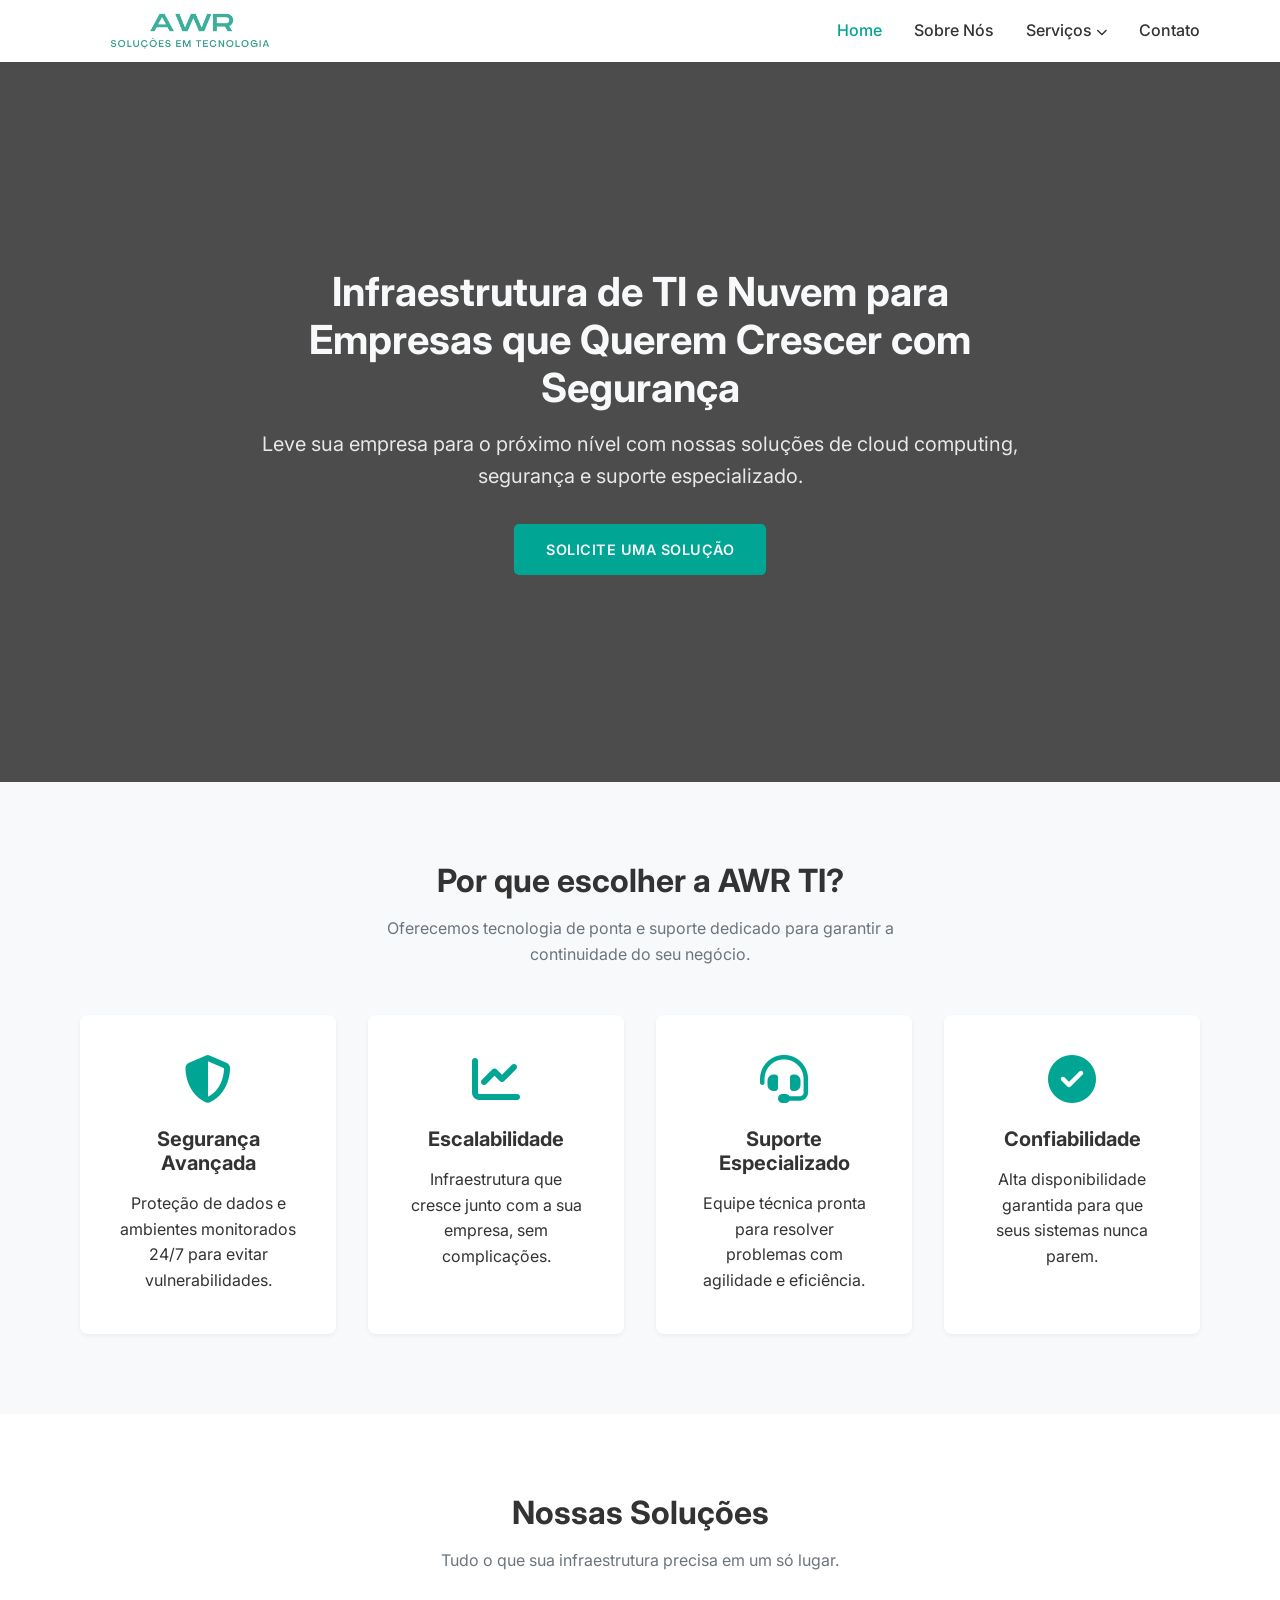
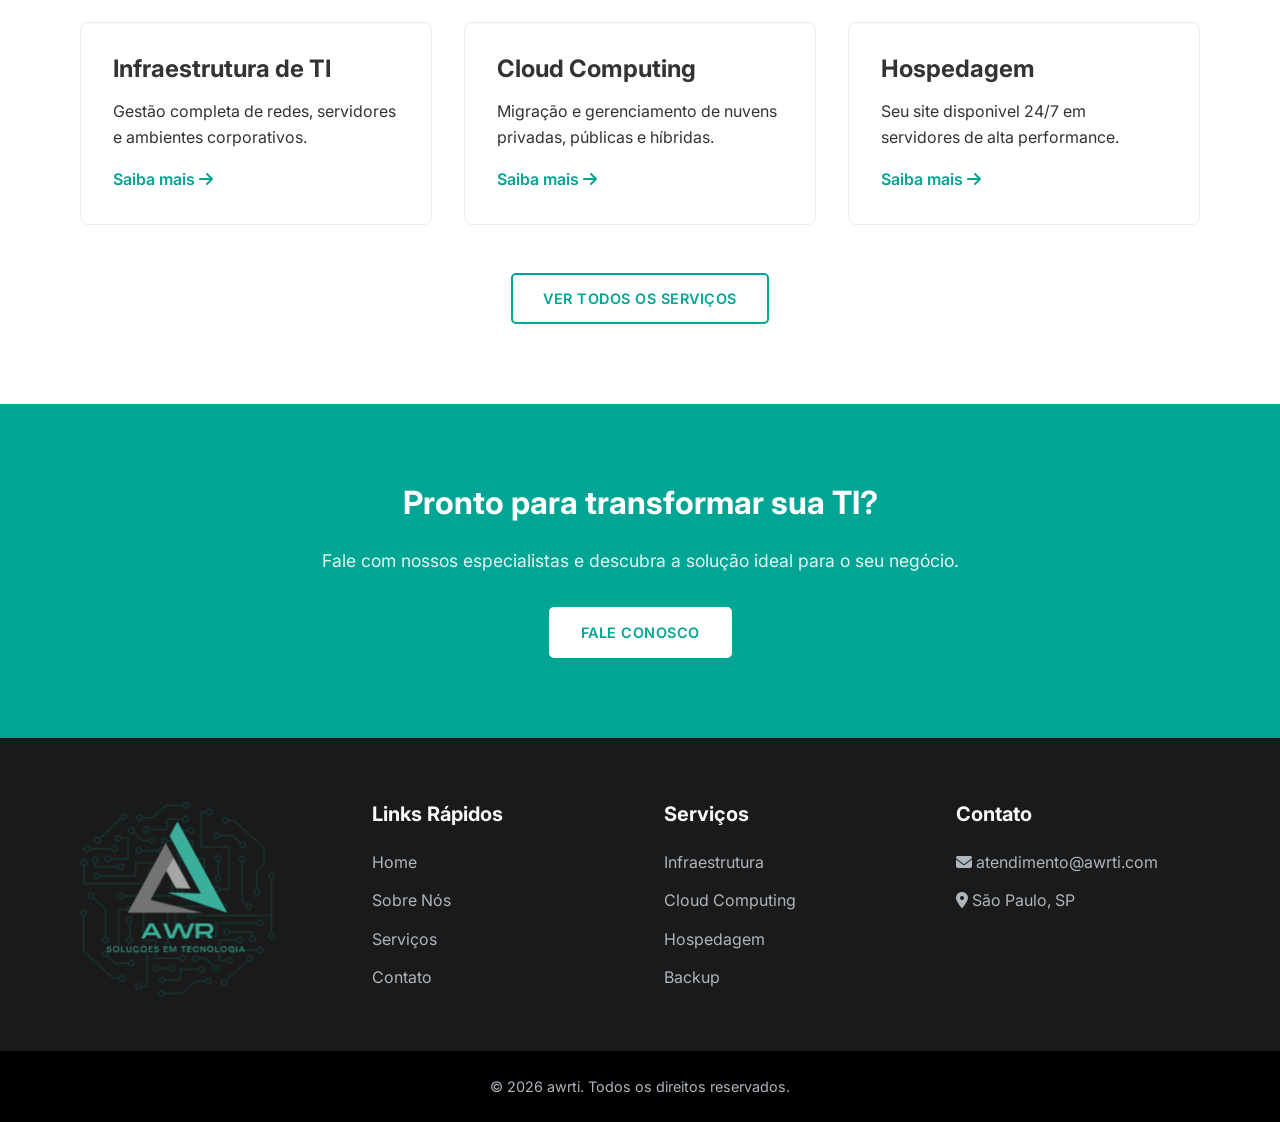
<file: index.html>
<!DOCTYPE html>
<html lang="pt-BR">

<head>
    <meta charset="UTF-8">
    <meta name="viewport" content="width=device-width, initial-scale=1.0">
    <title>awrti | Infraestrutura de TI e Cloud Computing</title>
    <meta name="description"
        content="Soluções de Infraestrutura de TI, Cloud Computing e Segurança para empresas que buscam crescimento e estabilidade.">
    <link rel="preconnect" href="https://fonts.googleapis.com">
    <link rel="preconnect" href="https://fonts.gstatic.com" crossorigin>
    <link href="https://fonts.googleapis.com/css2?family=Inter:wght@300;400;500;600;700;800&display=swap"
        rel="stylesheet">
    <link rel="stylesheet" href="https://cdnjs.cloudflare.com/ajax/libs/font-awesome/6.4.0/css/all.min.css">
    <link rel="stylesheet" href="style.css">
</head>

<body>

    <!-- Header -->
    <header>
        <div class="container">
            <nav>
                <div class="logo"><img src="./images/texto_logo_transparente.png" alt=""></div>
                <ul class="nav-links">
                    <li><a href="index.html" class="active">Home</a></li>
                    <li><a href="about.html">Sobre Nós</a></li>
                    <li class="dropdown">
                        <a href="services.html">Serviços <i class="fas fa-chevron-down"
                                style="font-size: 0.7em;"></i></a>
                        <ul class="dropdown-menu">
                            <li><a href="infrastructure.html">Infraestrutura</a></li>
                            <li><a href="cloud.html">Cloud Computing</a></li>
                            <li><a href="hosting.html">Hospedagem</a></li>
                            <li><a href="backup.html">Backup em Nuvem</a></li>
                            <li><a href="virtualization.html">Virtualização</a></li>
                        </ul>
                    </li>
                    <li><a href="contact.html">Contato</a></li>
                </ul>
                <div class="burger">
                    <div class="line1"></div>
                    <div class="line2"></div>
                    <div class="line3"></div>
                </div>
            </nav>
        </div>
    </header>

    <!-- Hero Section -->
    <section class="hero">
        <div class="container hero-content">
            <h1>Infraestrutura de TI e Nuvem para Empresas que Querem Crescer com Segurança</h1>
            <p>Leve sua empresa para o próximo nível com nossas soluções de cloud computing, segurança e suporte
                especializado.</p>
            <a href="contact.html" class="btn">Solicite uma Solução</a>
        </div>
    </section>

    <!-- Why Choose Us -->
    <section class="section-padding features">
        <div class="container">
            <div class="section-title text-center">
                <h2>Por que escolher a AWR TI?</h2>
                <p>Oferecemos tecnologia de ponta e suporte dedicado para garantir a continuidade do seu negócio.</p>
            </div>
            <div class="features-grid">
                <div class="feature-card">
                    <i class="fas fa-shield-alt feature-icon"></i>
                    <h3>Segurança Avançada</h3>
                    <p>Proteção de dados e ambientes monitorados 24/7 para evitar vulnerabilidades.</p>
                </div>
                <div class="feature-card">
                    <i class="fas fa-chart-line feature-icon"></i>
                    <h3>Escalabilidade</h3>
                    <p>Infraestrutura que cresce junto com a sua empresa, sem complicações.</p>
                </div>
                <div class="feature-card">
                    <i class="fas fa-headset feature-icon"></i>
                    <h3>Suporte Especializado</h3>
                    <p>Equipe técnica pronta para resolver problemas com agilidade e eficiência.</p>
                </div>
                <div class="feature-card">
                    <i class="fas fa-check-circle feature-icon"></i>
                    <h3>Confiabilidade</h3>
                    <p>Alta disponibilidade garantida para que seus sistemas nunca parem.</p>
                </div>
            </div>
        </div>
    </section>

    <!-- Services Summary -->
    <section class="section-padding services-preview">
        <div class="container">
            <div class="section-title text-center">
                <h2>Nossas Soluções</h2>
                <p>Tudo o que sua infraestrutura precisa em um só lugar.</p>
            </div>
            <div class="features-grid">
                <div class="service-card-preview">
                    <div class="service-content">
                        <h3>Infraestrutura de TI</h3>
                        <p>Gestão completa de redes, servidores e ambientes corporativos.</p>
                        <a href="infrastructure.html" class="service-link">Saiba mais <i
                                class="fas fa-arrow-right"></i></a>
                    </div>
                </div>
                <div class="service-card-preview">
                    <div class="service-content">
                        <h3>Cloud Computing</h3>
                        <p>Migração e gerenciamento de nuvens privadas, públicas e híbridas.</p>
                        <a href="cloud.html" class="service-link">Saiba mais <i class="fas fa-arrow-right"></i></a>
                    </div>
                </div>
                <div class="service-card-preview">
                    <div class="service-content">
                        <h3>Hospedagem</h3>
                        <p>Seu site disponivel 24/7 em servidores de alta performance.</p>
                        <a href="hosting.html" class="service-link">Saiba mais <i class="fas fa-arrow-right"></i></a>
                    </div>
                </div>
            </div>
            <div class="text-center" style="margin-top: 3rem;">
                <a href="services.html" class="btn btn-outline">Ver Todos os Serviços</a>
            </div>
        </div>
    </section>

    <!-- Call to Action Contact -->
    <section class="section-padding" style="background-color: var(--primary-color); color: white;">
        <div class="container text-center">
            <h2 style="color: white; margin-bottom: 1.5rem;">Pronto para transformar sua TI?</h2>
            <p style="color: rgba(255,255,255,0.9); margin-bottom: 2rem; font-size: 1.1rem;">Fale com nossos
                especialistas e descubra a solução ideal para o seu negócio.</p>
            <a href="contact.html" class="btn"
                style="background-color: white; color: var(--primary-color); border-color: white;">Fale Conosco</a>
        </div>
    </section>

    <!-- Footer -->
    <footer>
        <div class="container">
            <div class="footer-grid">
                <div class="footer-col">
                    <img src="./images/logo_com_background.png" alt="logo_com_background">
                </div>
                <div class="footer-col">
                    <h4>Links Rápidos</h4>
                    <ul>
                        <li><a href="index.html">Home</a></li>
                        <li><a href="about.html">Sobre Nós</a></li>
                        <li><a href="services.html">Serviços</a></li>
                        <li><a href="contact.html">Contato</a></li>
                    </ul>
                </div>
                <div class="footer-col">
                    <h4>Serviços</h4>
                    <ul>
                        <li><a href="infrastructure.html">Infraestrutura</a></li>
                        <li><a href="cloud.html">Cloud Computing</a></li>
                        <li><a href="hosting.html">Hospedagem</a></li>
                        <li><a href="backup.html">Backup</a></li>
                    </ul>
                </div>
                <div class="footer-col">
                    <h4>Contato</h4>
                    <ul>
                        <li><i class="fas fa-envelope"></i><a href="mailto:atendimento@awrti.com"> atendimento@awrti.com</a></li>
                        <li><i class="fas fa-map-marker-alt"></i> São Paulo, SP</li>
                    </ul>
                </div>
            </div>
        </div>
        <div class="footer-bottom">
            <p>&copy; 2026 awrti. Todos os direitos reservados.</p>
        </div>
    </footer>

    <script src="script.js"></script>
</body>

</html>
</file>
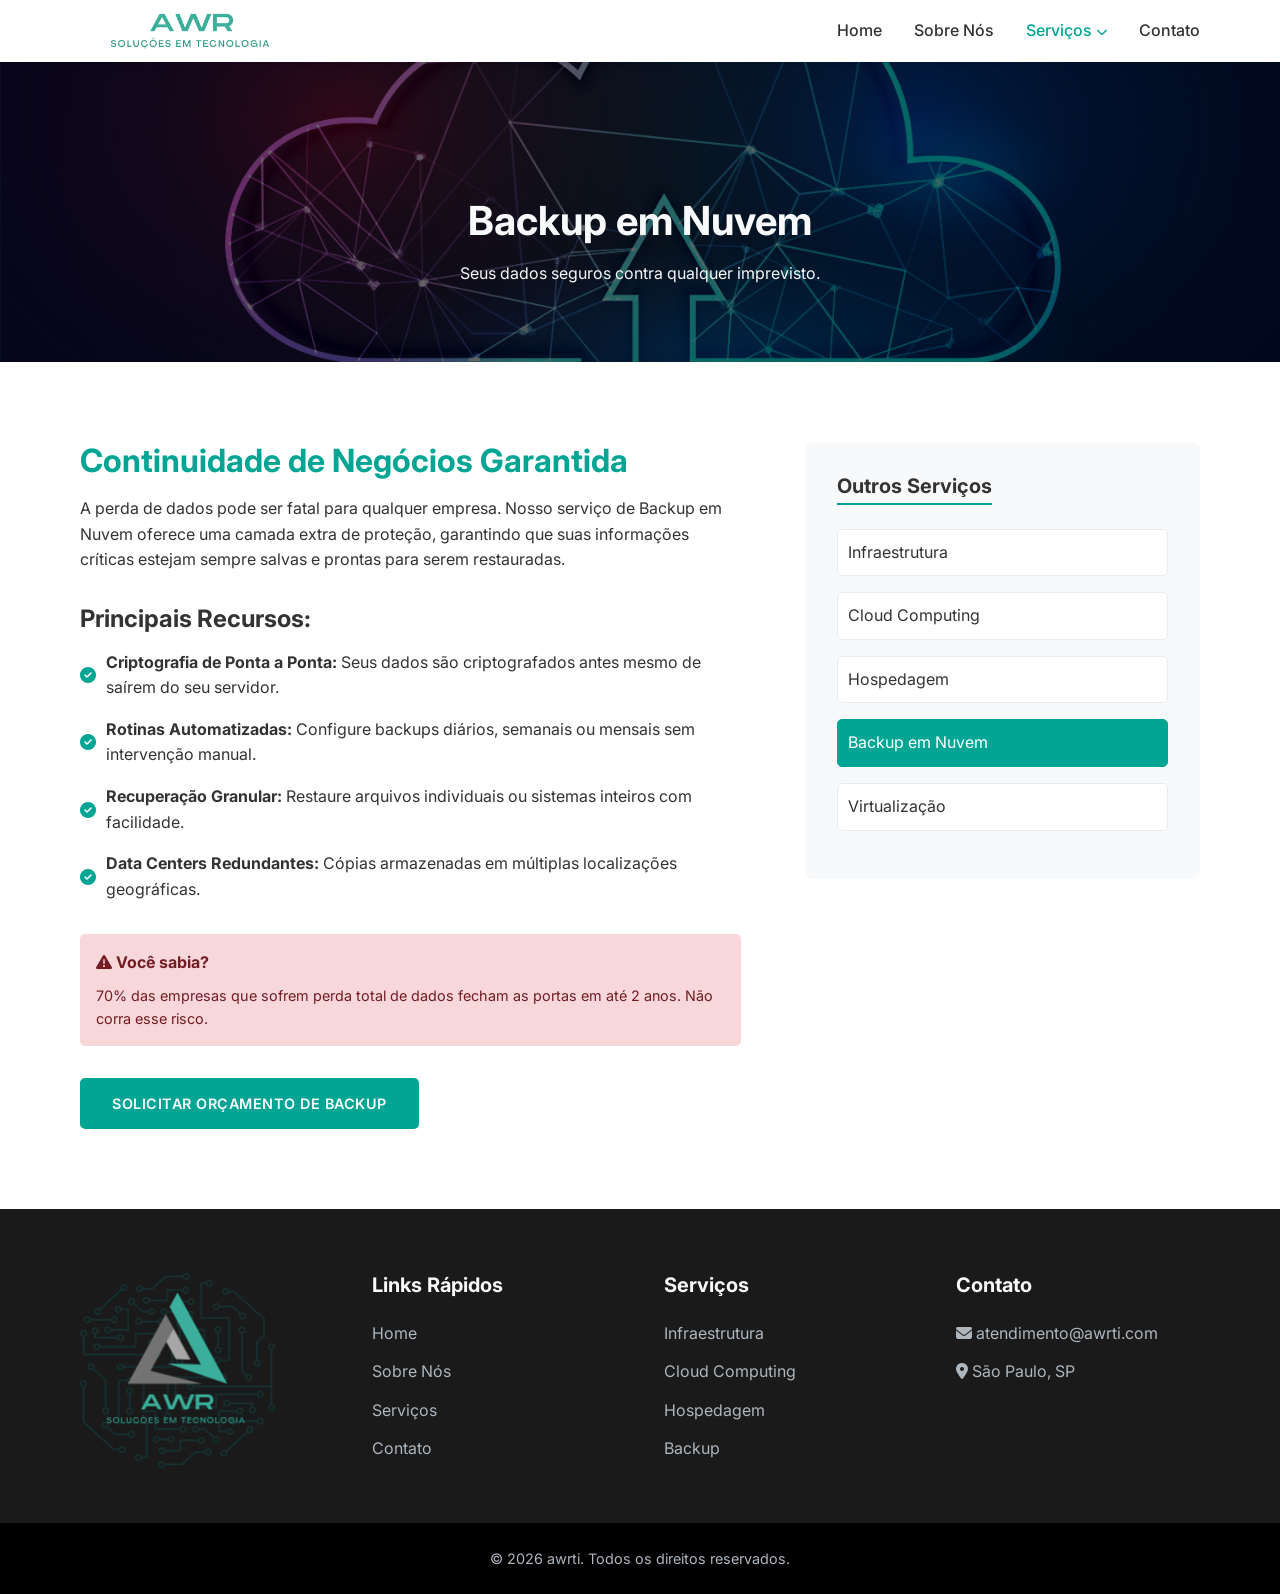
<file: backup.html>
<!DOCTYPE html>
<html lang="pt-BR">

<head>
    <meta charset="UTF-8">
    <meta name="viewport" content="width=device-width, initial-scale=1.0">
    <title>Backup em Nuvem | awrti</title>
    <meta name="description"
        content="Proteja os dados da sua empresa com nosso Backup em Nuvem. Segurança, criptografia e recuperação rápida.">
    <link rel="preconnect" href="https://fonts.googleapis.com">
    <link rel="preconnect" href="https://fonts.gstatic.com" crossorigin>
    <link href="https://fonts.googleapis.com/css2?family=Inter:wght@300;400;500;600;700;800&display=swap"
        rel="stylesheet">
    <link rel="stylesheet" href="https://cdnjs.cloudflare.com/ajax/libs/font-awesome/6.4.0/css/all.min.css">
    <link rel="stylesheet" href="style.css">
</head>

<body>

    <!-- Header -->
    <header>
        <div class="container">
            <nav>
                <div class="logo"><a href="./index.html"><img src="./images/texto_logo_transparente.png" alt="Imagem texto_logo_transparente"></a></div>

                <ul class="nav-links">
                    <li><a href="index.html">Home</a></li>
                    <li><a href="about.html">Sobre Nós</a></li>
                    <li class="dropdown">
                        <a href="services.html" class="active">Serviços <i class="fas fa-chevron-down"
                                style="font-size: 0.7em;"></i></a>
                        <ul class="dropdown-menu">
                            <li><a href="infrastructure.html">Infraestrutura</a></li>
                            <li><a href="cloud.html">Cloud Computing</a></li>
                            <li><a href="hosting.html">Hospedagem</a></li>
                            <li><a href="backup.html">Backup em Nuvem</a></li>
                            <li><a href="virtualization.html">Virtualização</a></li>
                        </ul>
                    </li>
                    <li><a href="contact.html">Contato</a></li>
                </ul>
                <div class="burger">
                    <div class="line1"></div>
                    <div class="line2"></div>
                    <div class="line3"></div>
                </div>
            </nav>
        </div>
    </header>

    <!-- Page Header -->
    <section class="page-header header-backup">
        <div class="container">
            <h1>Backup em Nuvem</h1>
            <p>Seus dados seguros contra qualquer imprevisto.</p>
        </div>
    </section>

    <!-- Content -->
    <section class="section-padding">
        <div class="container service-detail-content">
            <div class="service-text">
                <h2 class="text-primary">Continuidade de Negócios Garantida</h2>
                <p>A perda de dados pode ser fatal para qualquer empresa. Nosso serviço de Backup em Nuvem oferece uma
                    camada extra de proteção, garantindo que suas informações críticas estejam sempre salvas e prontas
                    para serem restauradas.</p>

                <h3 style="margin-top: 2rem;">Principais Recursos:</h3>
                <ul style="list-style: none; margin-top: 1rem;">
                    <li style="margin-bottom: 1rem; display: flex; align-items: center;">
                        <i class="fas fa-check-circle text-primary" style="margin-right: 10px;"></i>
                        <span><strong>Criptografia de Ponta a Ponta:</strong> Seus dados são criptografados antes mesmo
                            de saírem do seu servidor.</span>
                    </li>
                    <li style="margin-bottom: 1rem; display: flex; align-items: center;">
                        <i class="fas fa-check-circle text-primary" style="margin-right: 10px;"></i>
                        <span><strong>Rotinas Automatizadas:</strong> Configure backups diários, semanais ou mensais sem
                            intervenção manual.</span>
                    </li>
                    <li style="margin-bottom: 1rem; display: flex; align-items: center;">
                        <i class="fas fa-check-circle text-primary" style="margin-right: 10px;"></i>
                        <span><strong>Recuperação Granular:</strong> Restaure arquivos individuais ou sistemas inteiros
                            com facilidade.</span>
                    </li>
                    <li style="margin-bottom: 1rem; display: flex; align-items: center;">
                        <i class="fas fa-check-circle text-primary" style="margin-right: 10px;"></i>
                        <span><strong>Data Centers Redundantes:</strong> Cópias armazenadas em múltiplas localizações
                            geográficas.</span>
                    </li>
                </ul>

                <div
                    style="background-color: #f8d7da; color: #721c24; padding: 1rem; border-radius: 5px; margin-top: 2rem;">
                    <strong><i class="fas fa-exclamation-triangle"></i> Você sabia?</strong>
                    <p style="margin-top: 0.5rem; font-size: 0.9rem;">70% das empresas que sofrem perda total de dados
                        fecham as portas em até 2 anos. Não corra esse risco.</p>
                </div>

                <a href="contact.html" class="btn" style="margin-top: 2rem;">Solicitar Orçamento de Backup</a>
            </div>

            <div class="service-sidebar">
                <h3>Outros Serviços</h3>
                <ul>
                    <li><a href="infrastructure.html">Infraestrutura</a></li>
                    <li><a href="cloud.html">Cloud Computing</a></li>
                    <li><a href="hosting.html">Hospedagem</a></li>
                    <li><a href="backup.html" class="active">Backup em Nuvem</a></li>
                    <li><a href="virtualization.html">Virtualização</a></li>
                </ul>
            </div>
        </div>
    </section>

    <!-- Footer -->
    <footer>
        <div class="container">
            <div class="footer-grid">
                <div class="footer-col">
                    <img src="./images/logo_com_background.png" alt="logo_com_background">
                </div>
                <div class="footer-col">
                    <h4>Links Rápidos</h4>
                    <ul>
                        <li><a href="index.html">Home</a></li>
                        <li><a href="about.html">Sobre Nós</a></li>
                        <li><a href="services.html">Serviços</a></li>
                        <li><a href="contact.html">Contato</a></li>
                    </ul>
                </div>
                <div class="footer-col">
                    <h4>Serviços</h4>
                    <ul>
                        <li><a href="infrastructure.html">Infraestrutura</a></li>
                        <li><a href="cloud.html">Cloud Computing</a></li>
                        <li><a href="hosting.html">Hospedagem</a></li>
                        <li><a href="backup.html">Backup</a></li>
                    </ul>
                </div>
                <div class="footer-col">
                    <h4>Contato</h4>
                    <ul>
                        <li><i class="fas fa-envelope"></i><a href="mailto:atendimento@awrti.com"> atendimento@awrti.com</a></li>
                        <li><i class="fas fa-map-marker-alt"></i> São Paulo, SP</li>
                    </ul>
                </div>
            </div>
        </div>
        <div class="footer-bottom">
            <p>&copy; 2026 awrti. Todos os direitos reservados.</p>
        </div>
    </footer>

    <script src="script.js"></script>
</body>

</html>
</file>
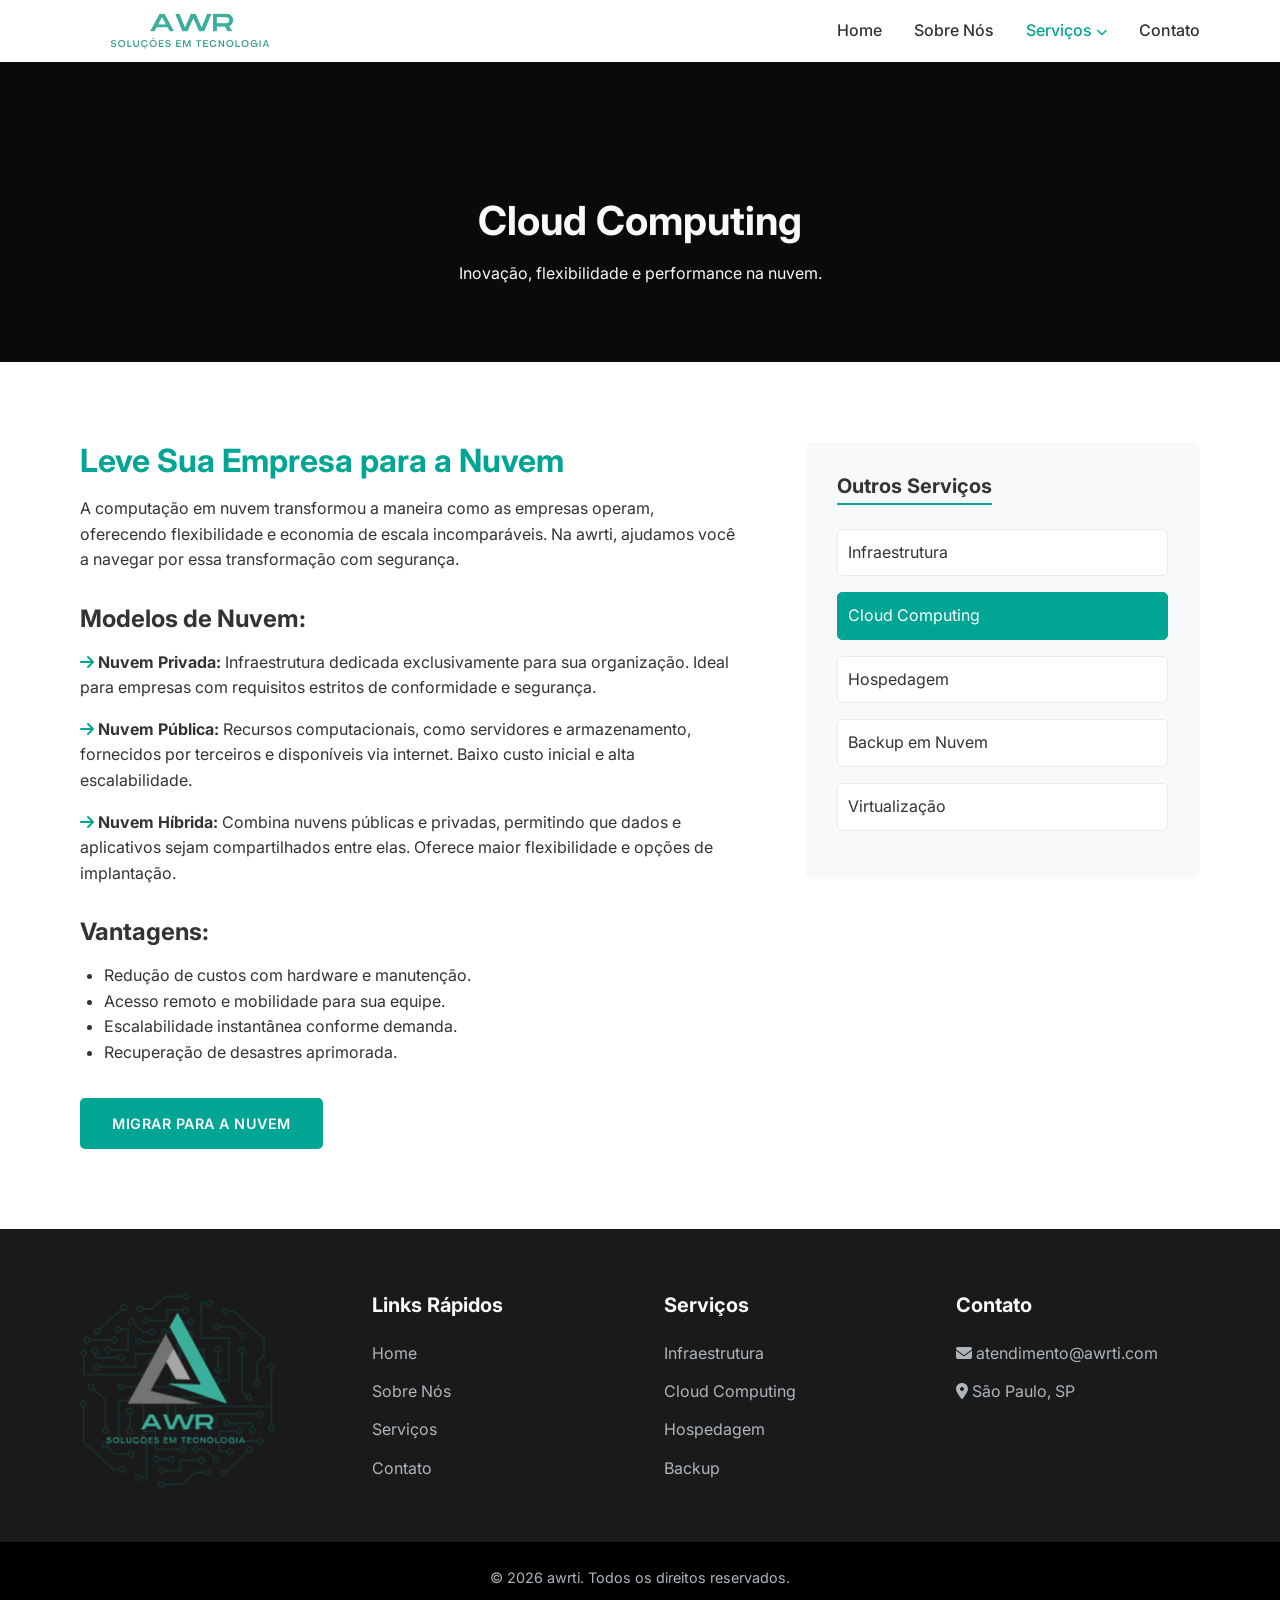
<file: cloud.html>
<!DOCTYPE html>
<html lang="pt-BR">

<head>
    <meta charset="UTF-8">
    <meta name="viewport" content="width=device-width, initial-scale=1.0">
    <title>Cloud Computing | awrti</title>
    <meta name="description"
        content="Soluções de Cloud Computing. Nuvem privada, pública e híbrida. Escalabilidade e segurança para seus dados.">
    <link rel="preconnect" href="https://fonts.googleapis.com">
    <link rel="preconnect" href="https://fonts.gstatic.com" crossorigin>
    <link href="https://fonts.googleapis.com/css2?family=Inter:wght@300;400;500;600;700;800&display=swap"
        rel="stylesheet">
    <link rel="stylesheet" href="https://cdnjs.cloudflare.com/ajax/libs/font-awesome/6.4.0/css/all.min.css">
    <link rel="stylesheet" href="style.css">
</head>

<body>

    <!-- Header -->
    <header>
        <div class="container">
            <nav>
                <div class="logo"><a href="./index.html"><img src="./images/texto_logo_transparente.png" alt="Imagem texto_logo_transparente"></a></div>

                <ul class="nav-links">
                    <li><a href="index.html">Home</a></li>
                    <li><a href="about.html">Sobre Nós</a></li>
                    <li class="dropdown">
                        <a href="services.html" class="active">Serviços <i class="fas fa-chevron-down"
                                style="font-size: 0.7em;"></i></a>
                        <ul class="dropdown-menu">
                            <li><a href="infrastructure.html">Infraestrutura</a></li>
                            <li><a href="cloud.html">Cloud Computing</a></li>
                            <li><a href="hosting.html">Hospedagem</a></li>
                            <li><a href="backup.html">Backup em Nuvem</a></li>

                            <li><a href="virtualization.html">Virtualização</a></li>
                        </ul>
                    </li>
                    <li><a href="contact.html">Contato</a></li>
                </ul>
                <div class="burger">
                    <div class="line1"></div>
                    <div class="line2"></div>
                    <div class="line3"></div>
                </div>
            </nav>
        </div>
    </header>

    <!-- Page Header -->
    <section class="page-header header-cloud">
        <div class="container">
            <h1>Cloud Computing</h1>
            <p>Inovação, flexibilidade e performance na nuvem.</p>
        </div>
    </section>

    <!-- Content -->
    <section class="section-padding">
        <div class="container service-detail-content">
            <div class="service-text">
                <h2 class="text-primary">Leve Sua Empresa para a Nuvem</h2>
                <p>A computação em nuvem transformou a maneira como as empresas operam, oferecendo flexibilidade e
                    economia de escala incomparáveis. Na awrti, ajudamos você a navegar por essa transformação com
                    segurança.</p>

                <h3 style="margin-top: 2rem;">Modelos de Nuvem:</h3>
                <ul style="list-style: none; margin-top: 1rem;">
                    <li style="margin-bottom: 1rem;">
                        <strong><i class="fas fa-arrow-right text-primary"></i> Nuvem Privada:</strong> Infraestrutura
                        dedicada exclusivamente para sua organização. Ideal para empresas com requisitos estritos de
                        conformidade e segurança.
                    </li>
                    <li style="margin-bottom: 1rem;">
                        <strong><i class="fas fa-arrow-right text-primary"></i> Nuvem Pública:</strong> Recursos
                        computacionais, como servidores e armazenamento, fornecidos por terceiros e disponíveis via
                        internet. Baixo custo inicial e alta escalabilidade.
                    </li>
                    <li>
                        <strong><i class="fas fa-arrow-right text-primary"></i> Nuvem Híbrida:</strong> Combina nuvens
                        públicas e privadas, permitindo que dados e aplicativos sejam compartilhados entre elas. Oferece
                        maior flexibilidade e opções de implantação.
                    </li>
                </ul>

                <h3 style="margin-top: 2rem;">Vantagens:</h3>
                <ul style="list-style: disc; margin-left: 1.5rem; margin-top: 1rem;">
                    <li>Redução de custos com hardware e manutenção.</li>
                    <li>Acesso remoto e mobilidade para sua equipe.</li>
                    <li>Escalabilidade instantânea conforme demanda.</li>
                    <li>Recuperação de desastres aprimorada.</li>
                </ul>

                <a href="contact.html" class="btn" style="margin-top: 2rem;">Migrar para a Nuvem</a>
            </div>

            <div class="service-sidebar">
                <h3>Outros Serviços</h3>
                <ul>
                    <li><a href="infrastructure.html">Infraestrutura</a></li>
                    <li><a href="cloud.html" class="active">Cloud Computing</a></li>
                    <li><a href="hosting.html">Hospedagem</a></li>
                    <li><a href="backup.html">Backup em Nuvem</a></li>
                    <li><a href="virtualization.html">Virtualização</a></li>
                </ul>
            </div>
        </div>
    </section>

    <!-- Footer -->
    <footer>
        <div class="container">
            <div class="footer-grid">
                <div class="footer-col">
                    <img src="./images/logo_com_background.png" alt="logo_com_background">
                </div>
                <div class="footer-col">
                    <h4>Links Rápidos</h4>
                    <ul>
                        <li><a href="index.html">Home</a></li>
                        <li><a href="about.html">Sobre Nós</a></li>
                        <li><a href="services.html">Serviços</a></li>
                        <li><a href="contact.html">Contato</a></li>
                    </ul>
                </div>
                <div class="footer-col">
                    <h4>Serviços</h4>
                    <ul>
                        <li><a href="infrastructure.html">Infraestrutura</a></li>
                        <li><a href="cloud.html">Cloud Computing</a></li>
                        <li><a href="hosting.html">Hospedagem</a></li>
                        <li><a href="backup.html">Backup</a></li>
                    </ul>
                </div>
                <div class="footer-col">
                    <h4>Contato</h4>
                    <ul>
                        <li><i class="fas fa-envelope"></i><a href="mailto:atendimento@awrti.com"> atendimento@awrti.com</a></li>
                        <li><i class="fas fa-map-marker-alt"></i> São Paulo, SP</li>
                    </ul>
                </div>
            </div>
        </div>
        <div class="footer-bottom">
            <p>&copy; 2026 awrti. Todos os direitos reservados.</p>
        </div>
    </footer>

    <script src="script.js"></script>
</body>

</html>
</file>
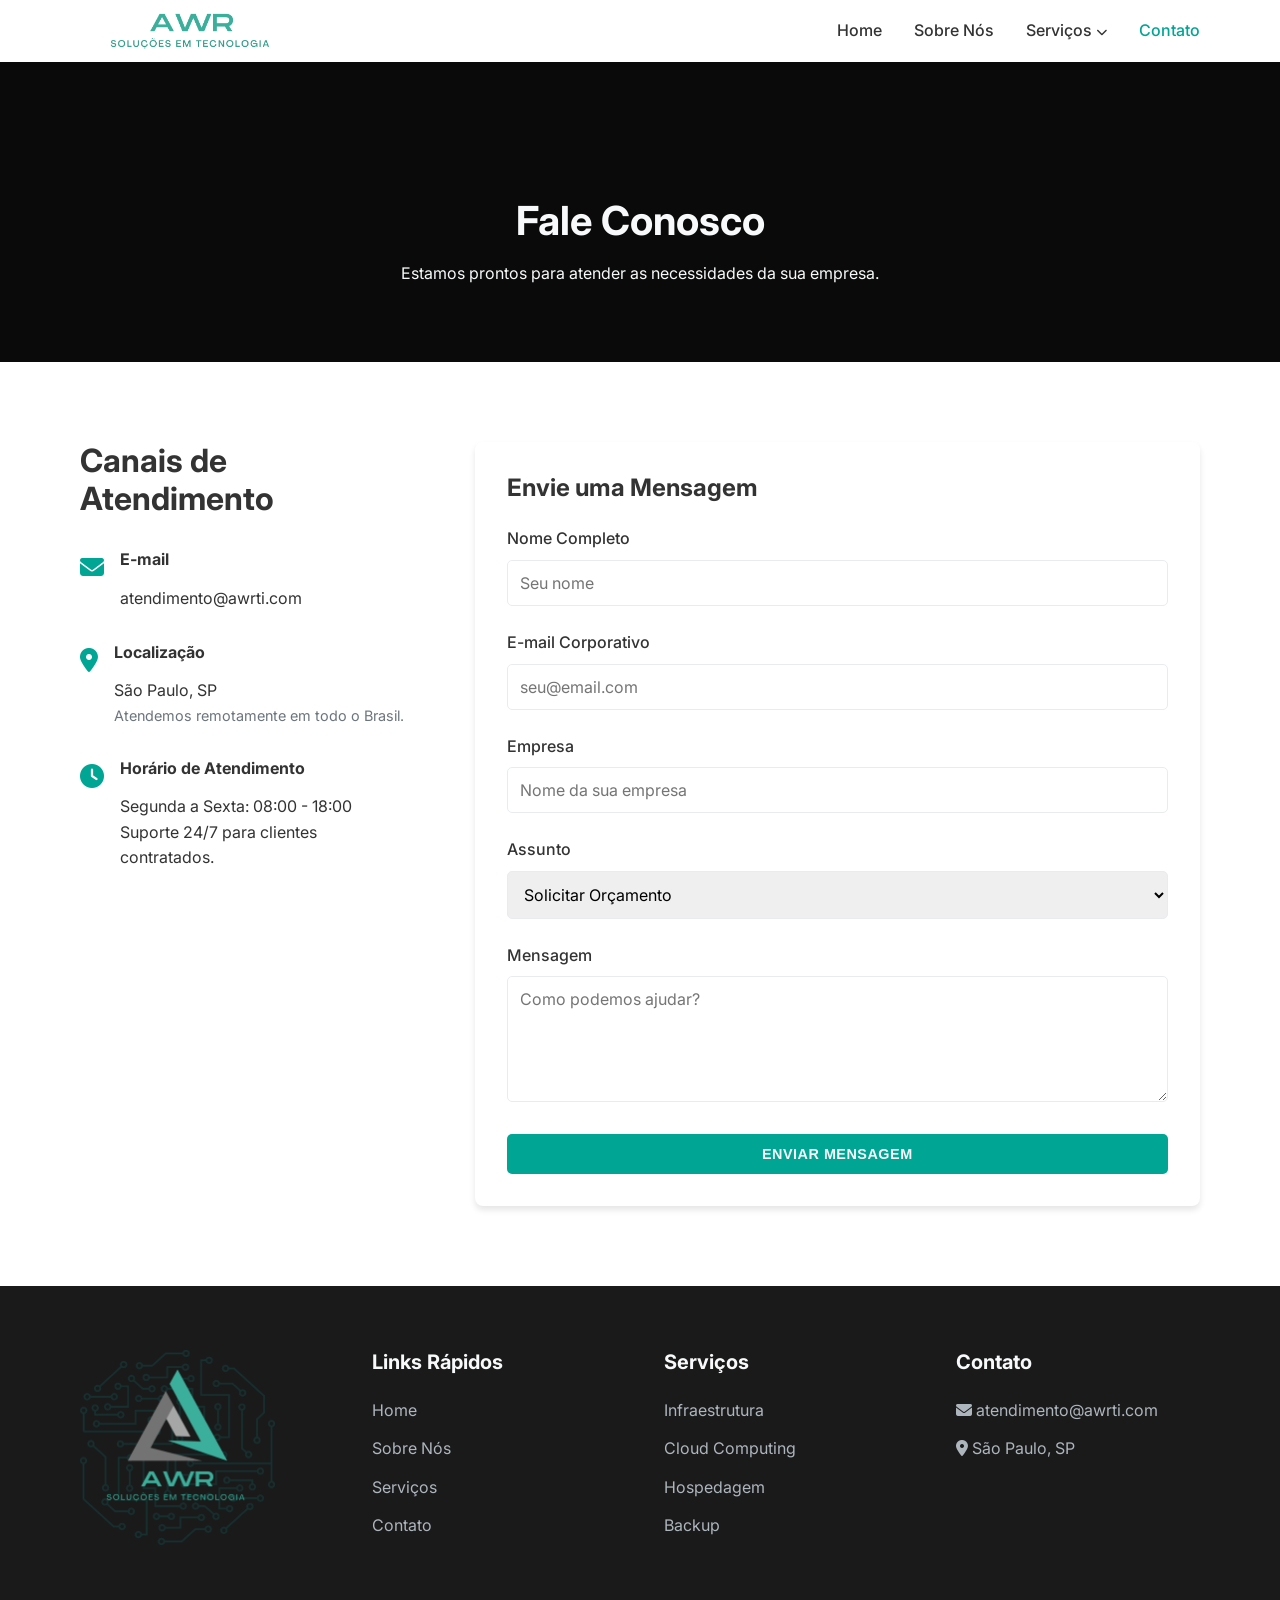
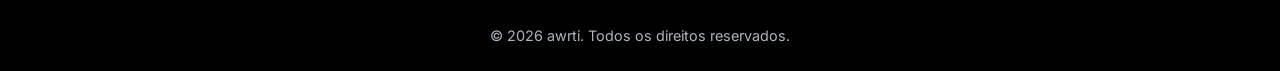
<file: contact.html>
<!DOCTYPE html>
<html lang="pt-BR">

<head>
    <meta charset="UTF-8">
    <meta name="viewport" content="width=device-width, initial-scale=1.0">
    <title>Contato | awrti</title>
    <meta name="description"
        content="Entre em contato com a awrti. Solicite um orçamento ou tire suas dúvidas sobre nossos serviços de infraestrutura de TI.">
    <link rel="preconnect" href="https://fonts.googleapis.com">
    <link rel="preconnect" href="https://fonts.gstatic.com" crossorigin>
    <link href="https://fonts.googleapis.com/css2?family=Inter:wght@300;400;500;600;700;800&display=swap"
        rel="stylesheet">
    <link rel="stylesheet" href="https://cdnjs.cloudflare.com/ajax/libs/font-awesome/6.4.0/css/all.min.css">
    <link rel="stylesheet" href="style.css">
</head>

<body>

    <!-- Header -->
    <header>
        <div class="container">
            <nav>
                <div class="logo"><a href="./index.html"><img src="./images/texto_logo_transparente.png" alt="Imagem texto_logo_transparente"></a></div>
                <ul class="nav-links">
                    <li><a href="index.html">Home</a></li>
                    <li><a href="about.html">Sobre Nós</a></li>
                    <li class="dropdown">
                        <a href="services.html">Serviços <i class="fas fa-chevron-down"
                                style="font-size: 0.7em;"></i></a>
                        <ul class="dropdown-menu">
                            <li><a href="infrastructure.html">Infraestrutura</a></li>
                            <li><a href="cloud.html">Cloud Computing</a></li>
                            <li><a href="hosting.html">Hospedagem</a></li>
                            <li><a href="backup.html">Backup em Nuvem</a></li>
                         <li><a href="virtualization.html">Virtualização</a></li>
                        </ul>
                    </li>
                    <li><a href="contact.html" class="active">Contato</a></li>
                </ul>
                <div class="burger">
                    <div class="line1"></div>
                    <div class="line2"></div>
                    <div class="line3"></div>
                </div>
            </nav>
        </div>
    </header>

    <!-- Contact Hero -->
    <section class="page-header header-contact">
        <div class="container">
            <h1>Fale Conosco</h1>
            <p>Estamos prontos para atender as necessidades da sua empresa.</p>
        </div>
    </section>

    <!-- Contact Content -->
    <section class="section-padding">
        <div class="container">
            <div class="contact-wrapper">

                <!-- Contact Info -->
                <div class="contact-info">
                    <h2 style="margin-bottom: 2rem;">Canais de Atendimento</h2>

                    <div class="info-item">
                        <i class="fas fa-envelope"></i>
                        <div>
                            <h4>E-mail</h4>
                            <p>atendimento@awrti.com</p>
                        </div>
                    </div>

                    <div class="info-item">
                        <i class="fas fa-map-marker-alt"></i>
                        <div>
                            <h4>Localização</h4>
                            <p>São Paulo, SP</p>
                            <p style="font-size: 0.9rem; color: var(--gray-medium);">Atendemos remotamente em todo o
                                Brasil.</p>
                        </div>
                    </div>

                    <div class="info-item">
                        <i class="fas fa-clock"></i>
                        <div>
                            <h4>Horário de Atendimento</h4>
                            <p>Segunda a Sexta: 08:00 - 18:00</p>
                            <p>Suporte 24/7 para clientes contratados.</p>
                        </div>
                    </div>
                </div>

                <!-- Contact Form -->
                <div class="contact-form-container">
                    <h3 style="margin-bottom: 1.5rem;">Envie uma Mensagem</h3>
                    <form id="contactForm">
                        <div class="form-group">
                            <label for="name">Nome Completo</label>
                            <input type="text" id="name" name="name" required placeholder="Seu nome">
                        </div>

                        <div class="form-group">
                            <label for="email">E-mail Corporativo</label>
                            <input type="email" id="email" name="email" required placeholder="seu@email.com">
                        </div>

                        <div class="form-group">
                            <label for="company">Empresa</label>
                            <input type="text" id="company" name="company" placeholder="Nome da sua empresa">
                        </div>

                        <div class="form-group">
                            <label for="subject">Assunto</label>
                            <select id="subject" name="subject">
                                <option value="Orcamento">Solicitar Orçamento</option>
                                <option value="Suporte">Suporte Técnico</option>
                                <option value="Parceria">Parceria</option>
                                <option value="Outros">Outros</option>
                            </select>
                        </div>

                        <div class="form-group">
                            <label for="message">Mensagem</label>
                            <textarea id="message" name="message" rows="5" required
                                placeholder="Como podemos ajudar?"></textarea>
                        </div>

                        <button type="submit" class="btn" style="width: 100%; border: none;">Enviar Mensagem</button>
                    </form>
                </div>

            </div>
        </div>
    </section>

    <!-- Footer -->
    <footer>
        <div class="container">
            <div class="footer-grid">
                <div class="footer-col">
                    <img src="./images/logo_com_background.png" alt="logo_com_background">
                </div>
                <div class="footer-col">
                    <h4>Links Rápidos</h4>
                    <ul>
                        <li><a href="index.html">Home</a></li>
                        <li><a href="about.html">Sobre Nós</a></li>
                        <li><a href="services.html">Serviços</a></li>
                        <li><a href="contact.html">Contato</a></li>
                    </ul>
                </div>
                <div class="footer-col">
                    <h4>Serviços</h4>
                    <ul>
                        <li><a href="infrastructure.html">Infraestrutura</a></li>
                        <li><a href="cloud.html">Cloud Computing</a></li>
                        <li><a href="hosting.html">Hospedagem</a></li>
                        <li><a href="backup.html">Backup</a></li>
                    </ul>
                </div>
                <div class="footer-col">
                    <h4>Contato</h4>
                    <ul>
                        <li><i class="fas fa-envelope"></i><a href="mailto:atendimento@awrti.com"> atendimento@awrti.com</a></li>
                        <li><i class="fas fa-map-marker-alt"></i> São Paulo, SP</li>
                    </ul>
                </div>
            </div>
        </div>
        <div class="footer-bottom">
            <p>&copy; 2026 awrti. Todos os direitos reservados.</p>
        </div>
    </footer>

    <script src="script.js"></script>
</body>

</html>
</file>
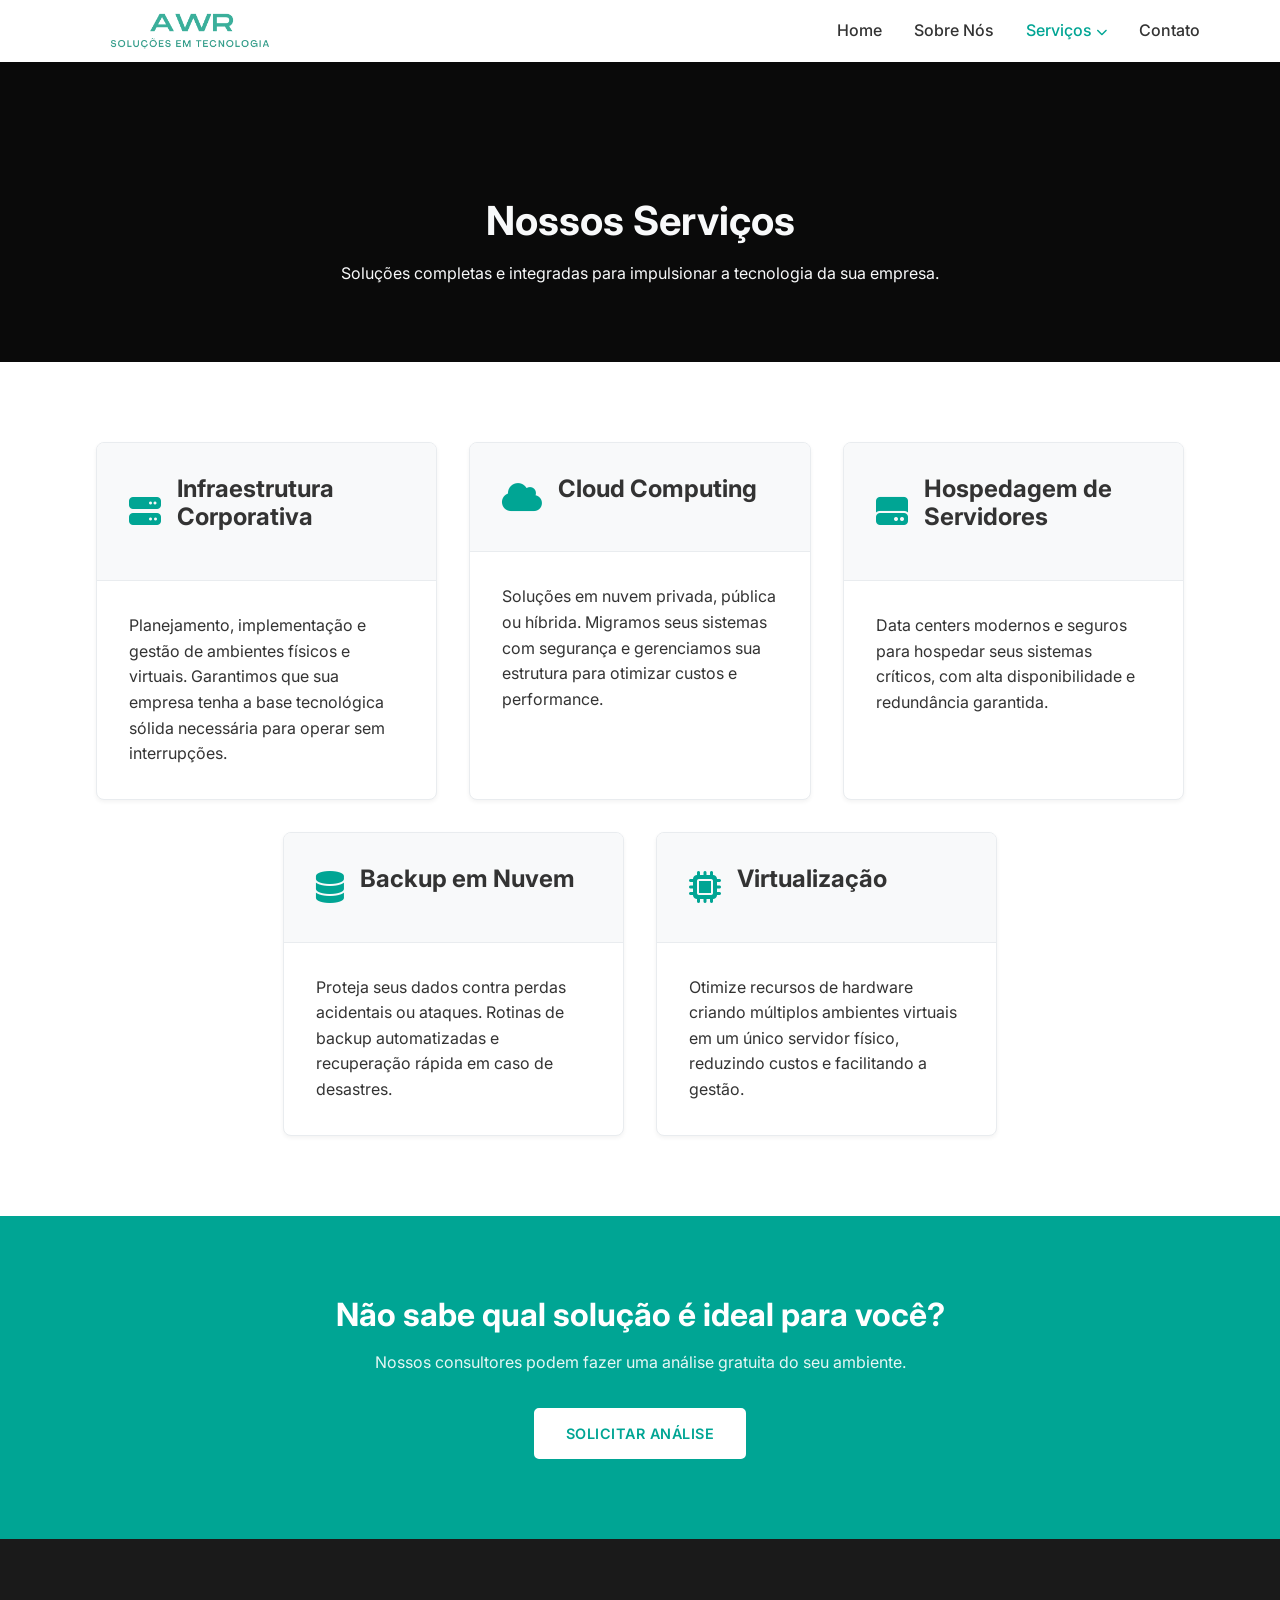
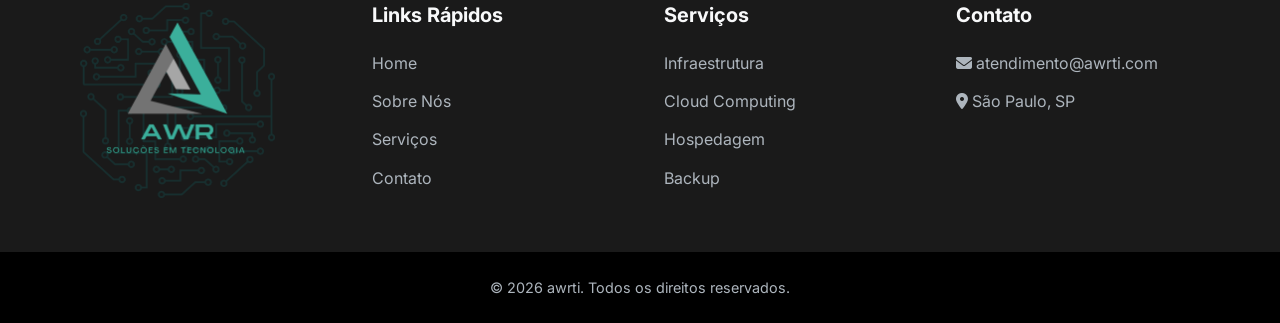
<file: services.html>
<!DOCTYPE html>
<html lang="pt-BR">

<head>
    <meta charset="UTF-8">
    <meta name="viewport" content="width=device-width, initial-scale=1.0">
    <title>Serviços | awrti</title>
    <meta name="description"
        content="Nossos serviços de Infraestrutura de TI, Cloud Computing, Backup, Segurança e muito mais.">
    <link rel="preconnect" href="https://fonts.googleapis.com">
    <link rel="preconnect" href="https://fonts.gstatic.com" crossorigin>
    <link href="https://fonts.googleapis.com/css2?family=Inter:wght@300;400;500;600;700;800&display=swap"
        rel="stylesheet">
    <link rel="stylesheet" href="https://cdnjs.cloudflare.com/ajax/libs/font-awesome/6.4.0/css/all.min.css">
    <link rel="stylesheet" href="style.css">
</head>

<body>

    <!-- Header -->
    <header>
        <div class="container">
            <nav>
                <div class="logo"><a href="./index.html"><img src="./images/texto_logo_transparente.png" alt="Imagem texto_logo_transparente"></a></div>
                <ul class="nav-links">
                    <li><a href="index.html">Home</a></li>
                    <li><a href="about.html">Sobre Nós</a></li>
                    <li class="dropdown">
                        <a href="services.html" class="active">Serviços <i class="fas fa-chevron-down"
                                style="font-size: 0.7em;"></i></a>
                        <ul class="dropdown-menu">
                            <li><a href="infrastructure.html">Infraestrutura</a></li>
                            <li><a href="cloud.html">Cloud Computing</a></li>
                            <li><a href="hosting.html">Hospedagem</a></li>
                            <li><a href="backup.html">Backup em Nuvem</a></li>
                            <li><a href="virtualization.html">Virtualização</a></li>
                        </ul>
                    </li>
                    <li><a href="contact.html">Contato</a></li>
                </ul>
                <div class="burger">
                    <div class="line1"></div>
                    <div class="line2"></div>
                    <div class="line3"></div>
                </div>
            </nav>
        </div>
    </header>

    <!-- Services Hero -->
    <section class="page-header header-services">
        <div class="container">
            <h1>Nossos Serviços</h1>
            <p>Soluções completas e integradas para impulsionar a tecnologia da sua empresa.</p>
        </div>
    </section>

    <!-- Services Grid -->
    <section class="section-padding">
        <div class="container">
            <div class="services-grid-page">

                <!-- Infrastructure -->
                <a href="infrastructure.html" class="service-full-card">
                    <div class="service-header">
                        <i class="fas fa-server"></i>
                        <h3>Infraestrutura Corporativa</h3>
                    </div>
                    <div class="service-body">
                        <p>Planejamento, implementação e gestão de ambientes físicos e virtuais. Garantimos que sua
                            empresa tenha a base tecnológica sólida necessária para operar sem interrupções.</p>
                    </div>
                </a>

                <!-- Cloud Computing -->
                <a href="cloud.html" class="service-full-card">
                    <div class="service-header">
                        <i class="fas fa-cloud"></i>
                        <h3>Cloud Computing</h3>
                    </div>
                    <div class="service-body">
                        <p>Soluções em nuvem privada, pública ou híbrida. Migramos seus sistemas com segurança e
                            gerenciamos sua estrutura para otimizar custos e performance.</p>
                    </div>
                </a>

                <!-- Hosting -->
                <a href="hosting.html" class="service-full-card">
                    <div class="service-header">
                        <i class="fas fa-hdd"></i>
                        <h3>Hospedagem de Servidores</h3>
                    </div>
                    <div class="service-body">
                        <p>Data centers modernos e seguros para hospedar seus sistemas críticos, com alta
                            disponibilidade e redundância garantida.</p>
                    </div>
                </a>

                <!-- Backup -->
                <a href="backup.html" class="service-full-card">
                    <div class="service-header">
                        <i class="fas fa-database"></i>
                        <h3>Backup em Nuvem</h3>
                    </div>
                    <div class="service-body">
                        <p>Proteja seus dados contra perdas acidentais ou ataques. Rotinas de backup automatizadas e
                            recuperação rápida em caso de desastres.</p>
                    </div>
                </a>

                <!-- Virtualization -->
                <a href="virtualization.html" class="service-full-card">
                    <div class="service-header">
                        <i class="fas fa-microchip"></i>
                        <h3>Virtualização</h3>
                    </div>
                    <div class="service-body">
                        <p>Otimize recursos de hardware criando múltiplos ambientes virtuais em um único servidor
                            físico, reduzindo custos e facilitando a gestão.</p>
                    </div>
                </a>
            </div>
        </div>
    </section>

    <!-- Call to Action -->
    <section class="section-padding" style="background-color: var(--primary-color);">
        <div class="container text-center text-white" style="color: white;">
            <h2 style="color: white;">Não sabe qual solução é ideal para você?</h2>
            <p style="margin-bottom: 2rem; color: rgba(255,255,255,0.9);">Nossos consultores podem fazer uma análise
                gratuita do seu ambiente.</p>
            <a href="contact.html" class="btn"
                style="background-color: white; color: var(--primary-color); border-color: white;">Solicitar Análise</a>
        </div>
    </section>

    <!-- Footer -->
    <footer>
        <div class="container">
            <div class="footer-grid">
                <div class="footer-col">
                    <img src="./images/logo_com_background.png" alt="logo_com_background">
                </div>
                <div class="footer-col">
                    <h4>Links Rápidos</h4>
                    <ul>
                        <li><a href="index.html">Home</a></li>
                        <li><a href="about.html">Sobre Nós</a></li>
                        <li><a href="services.html">Serviços</a></li>
                        <li><a href="contact.html">Contato</a></li>
                    </ul>
                </div>
                <div class="footer-col">
                    <h4>Serviços</h4>
                    <ul>
                        <li><a href="infrastructure.html">Infraestrutura</a></li>
                        <li><a href="cloud.html">Cloud Computing</a></li>
                        <li><a href="hosting.html">Hospedagem</a></li>
                        <li><a href="backup.html">Backup</a></li>
                    </ul>
                </div>
                <div class="footer-col">
                    <h4>Contato</h4>
                    <ul>
                        <li><i class="fas fa-envelope"></i><a href="mailto:atendimento@awrti.com"> atendimento@awrti.com</a></li>
                        <li><i class="fas fa-map-marker-alt"></i> São Paulo, SP</li>
                    </ul>
                </div>
            </div>
        </div>
        <div class="footer-bottom">
            <p>&copy; 2026 awrti. Todos os direitos reservados.</p>
        </div>
    </footer>

    <script src="script.js"></script>
</body>

</html>
</file>
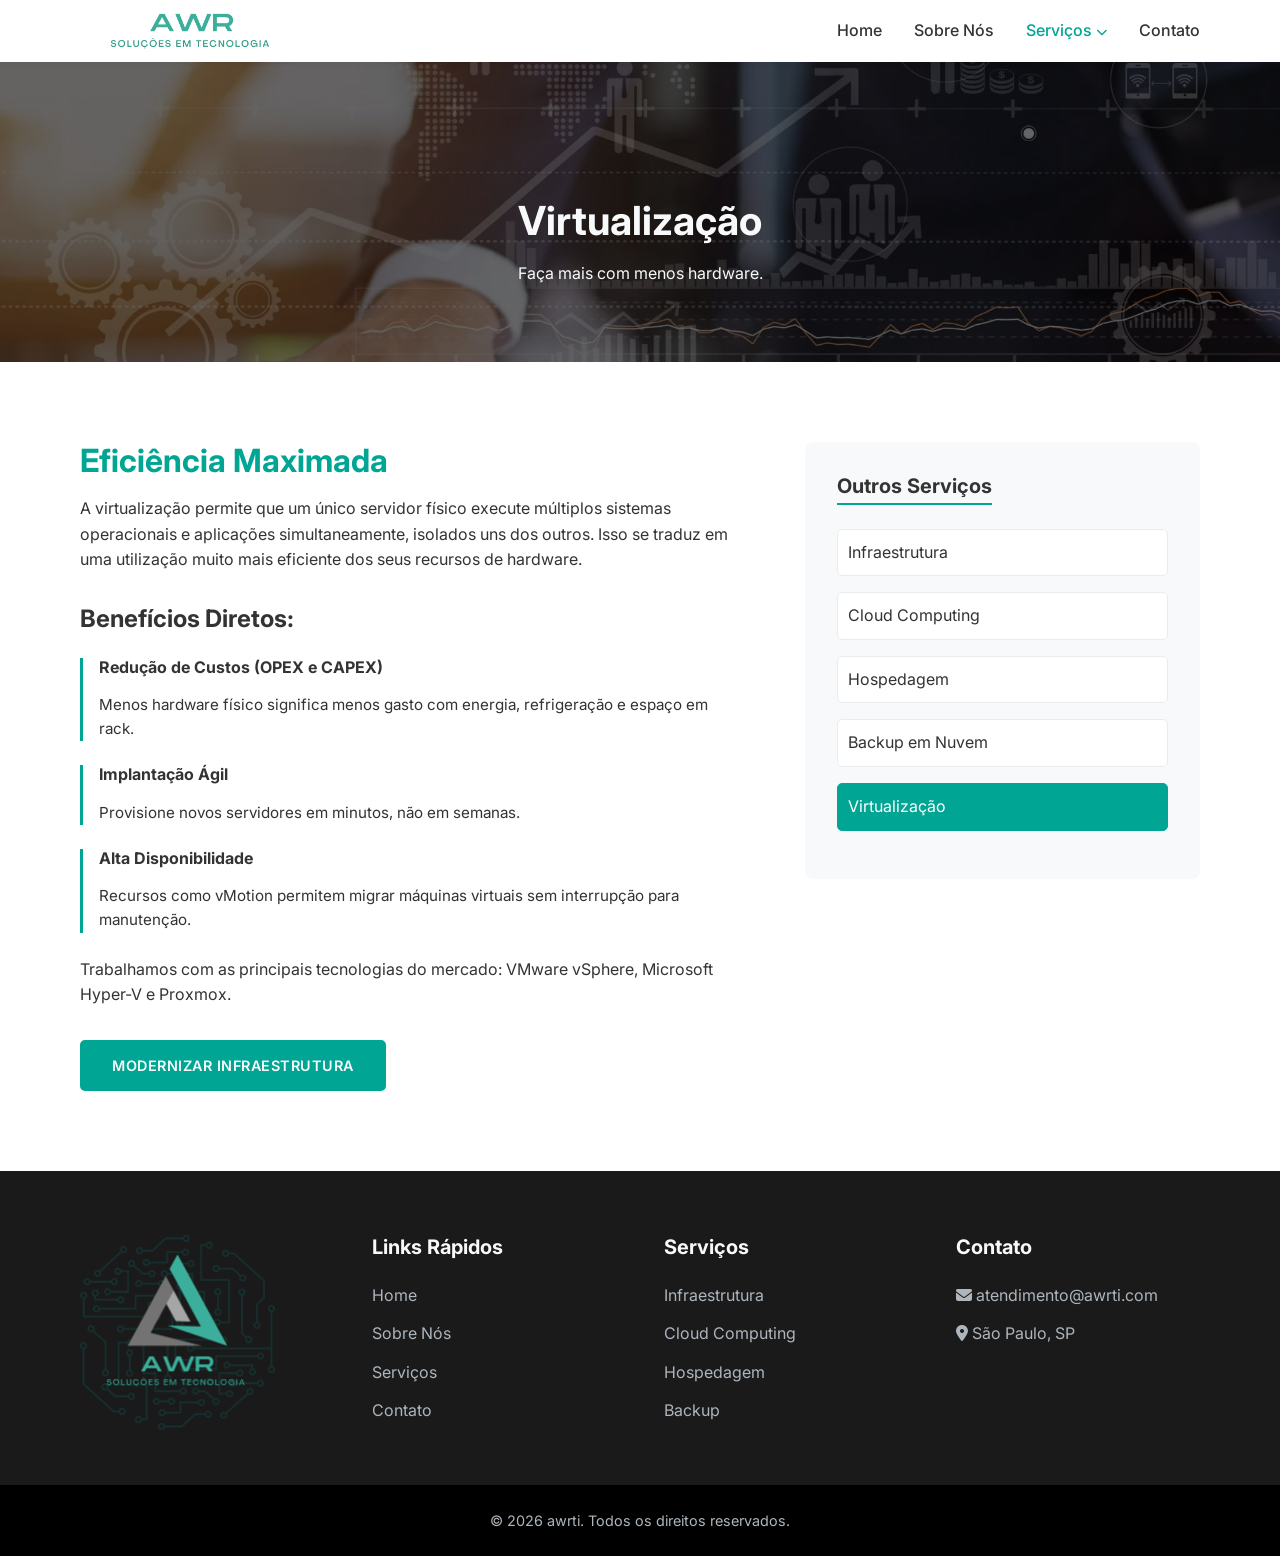
<file: virtualization.html>
<!DOCTYPE html>
<html lang="pt-BR">

<head>
    <meta charset="UTF-8">
    <meta name="viewport" content="width=device-width, initial-scale=1.0">
    <title>Virtualização | awrti</title>
    <meta name="description"
        content="Otimize sua infraestrutura com virtualização de servidores e desktops. Reduza custos e aumente a eficiência.">
    <link rel="preconnect" href="https://fonts.googleapis.com">
    <link rel="preconnect" href="https://fonts.gstatic.com" crossorigin>
    <link href="https://fonts.googleapis.com/css2?family=Inter:wght@300;400;500;600;700;800&display=swap"
        rel="stylesheet">
    <link rel="stylesheet" href="https://cdnjs.cloudflare.com/ajax/libs/font-awesome/6.4.0/css/all.min.css">
    <link rel="stylesheet" href="style.css">
</head>

<body>

    <!-- Header -->
    <header>
        <div class="container">
            <nav>
                <div class="logo"><a href="./index.html"><img src="./images/texto_logo_transparente.png" alt="Imagem texto_logo_transparente"></a></div>

                <ul class="nav-links">
                    <li><a href="index.html">Home</a></li>
                    <li><a href="about.html">Sobre Nós</a></li>
                    <li class="dropdown">
                        <a href="services.html" class="active">Serviços <i class="fas fa-chevron-down"
                                style="font-size: 0.7em;"></i></a>
                        <ul class="dropdown-menu">
                            <li><a href="infrastructure.html">Infraestrutura</a></li>
                            <li><a href="cloud.html">Cloud Computing</a></li>
                            <li><a href="hosting.html">Hospedagem</a></li>
                            <li><a href="backup.html">Backup em Nuvem</a></li>
                            <li><a href="virtualization.html">Virtualização</a></li>
                        </ul>
                    </li>
                    <li><a href="contact.html">Contato</a></li>
                </ul>
                <div class="burger">
                    <div class="line1"></div>
                    <div class="line2"></div>
                    <div class="line3"></div>
                </div>
            </nav>
        </div>
    </header>

    <!-- Page Header -->
    <section class="page-header header-virtualization">
        <div class="container">
            <h1>Virtualização</h1>
            <p>Faça mais com menos hardware.</p>
        </div>
    </section>

    <!-- Content -->
    <section class="section-padding">
        <div class="container service-detail-content">
            <div class="service-text">
                <h2 class="text-primary">Eficiência Maximada</h2>
                <p>A virtualização permite que um único servidor físico execute múltiplos sistemas operacionais e
                    aplicações simultaneamente, isolados uns dos outros. Isso se traduz em uma utilização muito mais
                    eficiente dos seus recursos de hardware.</p>

                <h3 style="margin-top: 2rem;">Benefícios Diretos:</h3>

                <div style="margin-top: 1.5rem;">
                    <div
                        style="margin-bottom: 1.5rem; border-left: 3px solid var(--primary-color); padding-left: 1rem;">
                        <h4 style="color: var(--text-color);">Redução de Custos (OPEX e CAPEX)</h4>
                        <p style="font-size: 0.95rem;">Menos hardware físico significa menos gasto com energia,
                            refrigeração e espaço em rack.</p>
                    </div>
                    <div
                        style="margin-bottom: 1.5rem; border-left: 3px solid var(--primary-color); padding-left: 1rem;">
                        <h4 style="color: var(--text-color);">Implantação Ágil</h4>
                        <p style="font-size: 0.95rem;">Provisione novos servidores em minutos, não em semanas.</p>
                    </div>
                    <div
                        style="margin-bottom: 1.5rem; border-left: 3px solid var(--primary-color); padding-left: 1rem;">
                        <h4 style="color: var(--text-color);">Alta Disponibilidade</h4>
                        <p style="font-size: 0.95rem;">Recursos como vMotion permitem migrar máquinas virtuais sem
                            interrupção para manutenção.</p>
                    </div>
                </div>

                <p style="margin-top: 1.5rem;">Trabalhamos com as principais tecnologias do mercado: VMware vSphere,
                    Microsoft Hyper-V e Proxmox.</p>

                <a href="contact.html" class="btn" style="margin-top: 2rem;">Modernizar Infraestrutura</a>
            </div>

            <div class="service-sidebar">
                <h3>Outros Serviços</h3>
                <ul>
                    <li><a href="infrastructure.html">Infraestrutura</a></li>
                    <li><a href="cloud.html">Cloud Computing</a></li>
                    <li><a href="hosting.html">Hospedagem</a></li>
                    <li><a href="backup.html">Backup em Nuvem</a></li>
                    <li><a href="virtualization.html" class="active">Virtualização</a></li>
                </ul>
            </div>
        </div>
    </section>

    <!-- Footer -->
    <footer>
        <div class="container">
            <div class="footer-grid">
                <div class="footer-col">
                    <img src="./images/logo_com_background.png" alt="logo_com_background">
                </div>
                <div class="footer-col">
                    <h4>Links Rápidos</h4>
                    <ul>
                        <li><a href="index.html">Home</a></li>
                        <li><a href="about.html">Sobre Nós</a></li>
                        <li><a href="services.html">Serviços</a></li>
                        <li><a href="contact.html">Contato</a></li>
                    </ul>
                </div>
                <div class="footer-col">
                    <h4>Serviços</h4>
                    <ul>
                        <li><a href="infrastructure.html">Infraestrutura</a></li>
                        <li><a href="cloud.html">Cloud Computing</a></li>
                        <li><a href="hosting.html">Hospedagem</a></li>
                        <li><a href="backup.html">Backup</a></li>
                    </ul>
                </div>
                <div class="footer-col">
                    <h4>Contato</h4>
                    <ul>
                        <li><i class="fas fa-envelope"></i><a href="mailto:atendimento@awrti.com"> atendimento@awrti.com</a></li>
                        <li><i class="fas fa-map-marker-alt"></i> São Paulo, SP</li>
                    </ul>
                </div>
            </div>
        </div>
        <div class="footer-bottom">
            <p>&copy; 2026 awrti. Todos os direitos reservados.</p>
        </div>
    </footer>

    <script src="script.js"></script>
</body>

</html>
</file>
<file: style.css>
/* 
   awrti - IT Infrastructure & Cloud Services 
   Primary Color: #00A594
*/

:root {
    --primary-color: #00A594;
    --primary-dark: #008f80;
    --primary-light: #e6f6f4;
    --text-color: #333333;
    --bg-light: #f8f9fa;
    --bg-white: #ffffff;
    --bg-dark: #1a1a1a;
    --text-light: #f8f9fa;
    --gray-medium: #6c757d;
    --border-color: #e9ecef;
    --font-main: 'Inter', system-ui, -apple-system, sans-serif;
    --shadow-sm: 0 2px 4px rgba(0, 0, 0, 0.05);
    --shadow-md: 0 4px 6px rgba(0, 0, 0, 0.1);
    --shadow-lg: 0 10px 15px rgba(0, 0, 0, 0.1);
    --transition: all 0.3s ease;
}

* {
    margin: 0;
    padding: 0;
    box-sizing: border-box;
}

body {
    font-family: var(--font-main);
    color: var(--text-color);
    line-height: 1.6;
    background-color: var(--bg-white);
    overflow-x: hidden;
}

a {
    text-decoration: none;
    color: inherit;
    transition: var(--transition);
}

ul {
    list-style: none;
}

img {
    max-width: 100%;
    height: auto;
    display: block;
}

/* Typography */
h1,
h2,
h3,
h4,
h5,
h6 {
    font-weight: 700;
    line-height: 1.2;
    margin-bottom: 1rem;
}

h1 {
    font-size: 2.5rem;
}

h2 {
    font-size: 2rem;
}

h3 {
    font-size: 1.5rem;
}

@media (max-width: 768px) {
    h1 {
        font-size: 2rem;
    }

    h2 {
        font-size: 1.75rem;
    }
}

/* Utilities */
.container {
    width: 90%;
    max-width: 1200px;
    margin: 0 auto;
    padding: 0 1rem;
}

.btn {
    display: inline-block;
    padding: 12px 30px;
    background-color: var(--primary-color);
    color: var(--text-light);
    border-radius: 5px;
    font-weight: 600;
    text-transform: uppercase;
    letter-spacing: 0.5px;
    border: 2px solid var(--primary-color);
    cursor: pointer;
    font-size: 0.9rem;
}

.btn:hover {
    background-color: var(--primary-dark);
    border-color: var(--primary-dark);
    transform: translateY(-2px);
    box-shadow: var(--shadow-md);
}

.btn-outline {
    background-color: transparent;
    color: var(--primary-color);
}

.btn-outline:hover {
    background-color: var(--primary-color);
    color: var(--text-light);
}

.section-padding {
    padding: 80px 0;
}

.text-center {
    text-align: center;
}

.text-primary {
    color: var(--primary-color);
}

/* Header & Nav */
header {
    background-color: var(--bg-white);
    box-shadow: var(--shadow-sm);
    position: sticky;
    top: 0;
    z-index: 1000;
    padding: 0.3rem 0;
}

nav {
    display: flex;
    justify-content: space-between;
    align-items: center;
}

.logo {
    width: 20%;
    padding: 0%;
}

.nav-links {
    display: flex;
    gap: 2rem;
    align-items: center;
}

.nav-links li {
    position: relative;
}

.nav-links a {
    font-weight: 500;
    font-size: 1rem;
    color: var(--text-color);
    padding: 10px 0;
}

.nav-links a:hover,
.nav-links a.active {
    color: var(--primary-color);
}

/* Dropdown Menu */
.dropdown-menu {
    position: absolute;
    top: 100%;
    left: 0;
    background-color: var(--bg-white);
    box-shadow: var(--shadow-md);
    border-radius: 5px;
    min-width: 200px;
    opacity: 0;
    visibility: hidden;
    transform: translateY(10px);
    transition: var(--transition);
    padding: 10px 0;
    z-index: 1001;
}

.dropdown:hover .dropdown-menu {
    opacity: 1;
    visibility: visible;
    transform: translateY(0);
}

.dropdown-menu li {
    padding: 0;
}

.dropdown-menu a {
    display: block;
    padding: 10px 20px;
    color: var(--text-color);
    font-weight: 400;
    font-size: 0.95rem;
    white-space: nowrap;
}

.dropdown-menu a:hover {
    background-color: var(--bg-light);
    color: var(--primary-color);
}

.burger {
    display: none;
    cursor: pointer;
}

.burger div {
    width: 25px;
    height: 3px;
    background-color: var(--text-color);
    margin: 5px;
    transition: var(--transition);
}

/* Hero Section */
.hero {
    background-image: linear-gradient(rgba(0, 0, 0, 0.7), rgba(0, 0, 0, 0.7)), url('https://images.unsplash.com/photo-1451187580459-43490279c0fa?ixlib=rb-4.0.3&auto=format&fit=crop&w=1950&q=80');
    background-size: cover;
    background-position: center;
    height: 80vh;
    min-height: 500px;
    display: flex;
    align-items: center;
    color: var(--text-light);
    text-align: center;
}

.hero-content {
    max-width: 800px;
    margin: 0 auto;
}

.hero p {
    font-size: 1.25rem;
    margin-bottom: 2rem;
    opacity: 0.9;
}

/* Page Headers (with background images) */
.page-header {
    background-size: cover;
    background-position: center;
    height: 300px;
    display: flex;
    align-items: center;
    justify-content: center;
    color: var(--text-light);
    text-align: center;
    position: relative;
    padding-top: 60px;
    background-color: var(--bg-dark);
    /* Fallback color */
}

.page-header::before {
    content: '';
    position: absolute;
    top: 0;
    left: 0;
    width: 100%;
    height: 100%;
    background-color: rgba(0, 0, 0, 0.6);
}

.page-header .container {
    position: relative;
    z-index: 2;
}

/* Specific Header Backgrounds */
.header-about {
    background-image: url('https://images.unsplash.com/photo-1522071820081-009f0129c71c?ixlib=rb-4.0.3&auto=format&fit=crop&w=1350&q=80');
}

.header-services {
    background-image: url('https://images.unsplash.com/photo-1542744173-8e7e53415bb0?ixlib=rb-4.0.3&auto=format&fit=crop&w=1350&q=80');
}

.header-contact {
    background-image: url('https://images.unsplash.com/photo-1486312338219-ce68d2c6f44d?ixlib=rb-4.0.3&auto=format&fit=crop&w=1350&q=80');
}

.header-infrastructure {
    background-image: url('./images/img.infra.jpg');
}

.header-cloud {
    background-image: url('https://images.unsplash.com/photo-1451187580459-43490279c0fa?ixlib=rb-4.0.3&auto=format&fit=crop&w=1350&q=80');
}

.header-hosting {
    background-image: url('./images/img.hosting.jpg');
}

.header-backup {
    background-image: url('./images/img.backup.jpg');
}

.header-virtualization {
    background-image: url('./images/img.virtualizacao.webp');
}

/* Features / Benefits */
.features {
    background-color: var(--bg-light);
}

.section-title {
    margin-bottom: 3rem;
}

.section-title h2 {
    color: var(--text-color);
    margin-bottom: 1rem;
}

.section-title p {
    color: var(--gray-medium);
    max-width: 600px;
    margin: 0 auto;
}

.features-grid {
    display: grid;
    grid-template-columns: repeat(auto-fit, minmax(250px, 1fr));
    gap: 2rem;
}

.feature-card {
    background: var(--bg-white);
    padding: 2.5rem;
    border-radius: 8px;
    box-shadow: var(--shadow-sm);
    transition: var(--transition);
    text-align: center;
}

.feature-card:hover {
    transform: translateY(-10px);
    box-shadow: var(--shadow-lg);
}

.feature-icon {
    font-size: 3rem;
    color: var(--primary-color);
    margin-bottom: 1.5rem;
}

.feature-card h3 {
    margin-bottom: 1rem;
    font-size: 1.25rem;
}

/* Services Preview */
.services-preview {
    background-color: var(--bg-white);
}

.service-card-preview {
    display: flex;
    flex-direction: column;
    border: 1px solid var(--border-color);
    border-radius: 8px;
    overflow: hidden;
    transition: var(--transition);
}

.service-card-preview:hover {
    border-color: var(--primary-color);
    box-shadow: var(--shadow-md);
}

.service-content {
    padding: 2rem;
}

.service-content h3 {
    margin-bottom: 1rem;
    color: var(--text-color);
}

.service-link {
    color: var(--primary-color);
    font-weight: 600;
    margin-top: 1rem;
    display: inline-block;
}

/* About Content */
.about-content {
    display: flex;
    flex-wrap: wrap;
    align-items: center;
    gap: 4rem;
}

.about-text {
    flex: 1;
    min-width: 300px;
}

.about-image {
    flex: 1;
    min-width: 300px;
}

.about-image img {
    border-radius: 8px;
    box-shadow: var(--shadow-lg);
}

.values-grid {
    display: grid;
    grid-template-columns: repeat(auto-fit, minmax(300px, 1fr));
    gap: 2rem;
    margin-top: 3rem;
}

.value-card {
    background: var(--bg-light);
    padding: 2rem;
    border-radius: 8px;
    border-left: 4px solid var(--primary-color);
}

/* Services Page Styles */
.services-grid-page {
    display: flex;
    flex-wrap: wrap;
    justify-content: center;
    gap: 2rem;
}

.service-full-card {
    flex: 0 1 calc(33.333% - 2rem);
    min-width: 300px;
    background: var(--bg-white);
    border-radius: 8px;
    overflow: hidden;
    box-shadow: var(--shadow-sm);
    transition: var(--transition);
    border: 1px solid var(--border-color);
    display: block;
    color: inherit;
    text-decoration: none;
}

.service-full-card:hover {
    box-shadow: var(--shadow-md);
    border-color: var(--primary-color);
    transform: translateY(-5px);
}

.service-header {
    background-color: var(--bg-light);
    padding: 2rem;
    display: flex;
    align-items: center;
    gap: 1rem;
    border-bottom: 1px solid var(--border-color);
}

.service-header i {
    font-size: 2rem;
    color: var(--primary-color);
}

.service-body {
    padding: 2rem;
}

/* Service Detail Page */
.service-detail-content {
    display: flex;
    flex-wrap: wrap;
    gap: 4rem;
    align-items: flex-start;
}

.service-text {
    flex: 2;
    min-width: 300px;
}

.service-sidebar {
    flex: 1;
    min-width: 250px;
    background: var(--bg-light);
    padding: 2rem;
    border-radius: 8px;
}

.service-sidebar h3 {
    margin-bottom: 1.5rem;
    font-size: 1.25rem;
    border-bottom: 2px solid var(--primary-color);
    display: inline-block;
    padding-bottom: 5px;
}

.service-sidebar ul li {
    margin-bottom: 1rem;
}

.service-sidebar ul li a {
    display: block;
    padding: 10px;
    background: var(--bg-white);
    border-radius: 5px;
    transition: var(--transition);
    border: 1px solid var(--border-color);
}

.service-sidebar ul li a:hover,
.service-sidebar ul li a.active {
    background: var(--primary-color);
    color: white;
    border-color: var(--primary-color);
}

/* Contact Page Styles */
.contact-wrapper {
    display: flex;
    flex-wrap: wrap;
    gap: 4rem;
}

.contact-info {
    flex: 1;
    min-width: 300px;
}

.contact-form-container {
    flex: 2;
    min-width: 300px;
    background: var(--bg-white);
    padding: 2rem;
    border-radius: 8px;
    box-shadow: var(--shadow-md);
}

.info-item {
    display: flex;
    align-items: flex-start;
    margin-bottom: 2rem;
}

.info-item i {
    font-size: 1.5rem;
    color: var(--primary-color);
    margin-right: 1rem;
    margin-top: 5px;
}

.form-group {
    margin-bottom: 1.5rem;
}

.form-group label {
    display: block;
    margin-bottom: 0.5rem;
    font-weight: 500;
}

.form-group input,
.form-group select,
.form-group textarea {
    width: 100%;
    padding: 12px;
    border: 1px solid var(--border-color);
    border-radius: 5px;
    font-family: inherit;
    font-size: 1rem;
    transition: var(--transition);
}

.form-group input:focus,
.form-group select:focus,
.form-group textarea:focus {
    outline: none;
    border-color: var(--primary-color);
    box-shadow: 0 0 0 3px rgba(0, 165, 148, 0.1);
}

/* Footer */
footer {
    background-color: var(--bg-dark);
    color: #adb5bd;
    padding: 4rem 0 0;
}

.footer-col:first-of-type{
    width: 80%;
    height: auto;
}

.footer-grid {
    display: grid;
    grid-template-columns: repeat(auto-fit, minmax(200px, 1fr));
    gap: 3rem;
    margin-bottom: 3rem;
}

.footer-col h4 {
    color: var(--text-light);
    margin-bottom: 1.5rem;
    font-size: 1.25rem;
}

.footer-col ul li {
    margin-bottom: 0.8rem;
}

.footer-col ul li a:hover {
    color: var(--primary-color);
}

.footer-bottom {
    background-color: #000;
    padding: 1.5rem 0;
    text-align: center;
    font-size: 0.9rem;
}

/* Mobile Nav */
.nav-active {
    display: flex;
}

@media (max-width: 768px) {
    .nav-links {
        position: absolute;
        right: 0px;
        height: 92vh;
        top: 8vh;
        background-color: var(--bg-white);
        display: flex;
        flex-direction: column;
        align-items: center;
        width: 100%;
        /* Full width */
        transform: translateX(100%);
        transition: transform 0.5s ease-in;
        padding-top: 2rem;
        box-shadow: var(--shadow-lg);
        overflow-y: auto;
    }

    .nav-links.nav-active {
        transform: translateX(0%);
    }

    header {
        overflow: visible;
        /* Allow dropdowns to overflow if needed, but mobile usually stacks */
    }

    .nav-links {
        top: 70px;
        /* Adjust based on header height */
    }

    .burger {
        display: block;
    }

    /* Mobile Dropdown */
    .dropdown-menu {
        position: static;
        box-shadow: none;
        opacity: 1;
        visibility: visible;
        transform: none;
        background-color: var(--bg-light);
        width: 100%;
        text-align: center;
        display: none;
        /* Hidden by default on mobile */
    }

    .dropdown.active .dropdown-menu {
        display: block;
    }

    .dropdown>a::after {
        content: ' ▼';
        font-size: 0.8em;
    }
}
</file>
